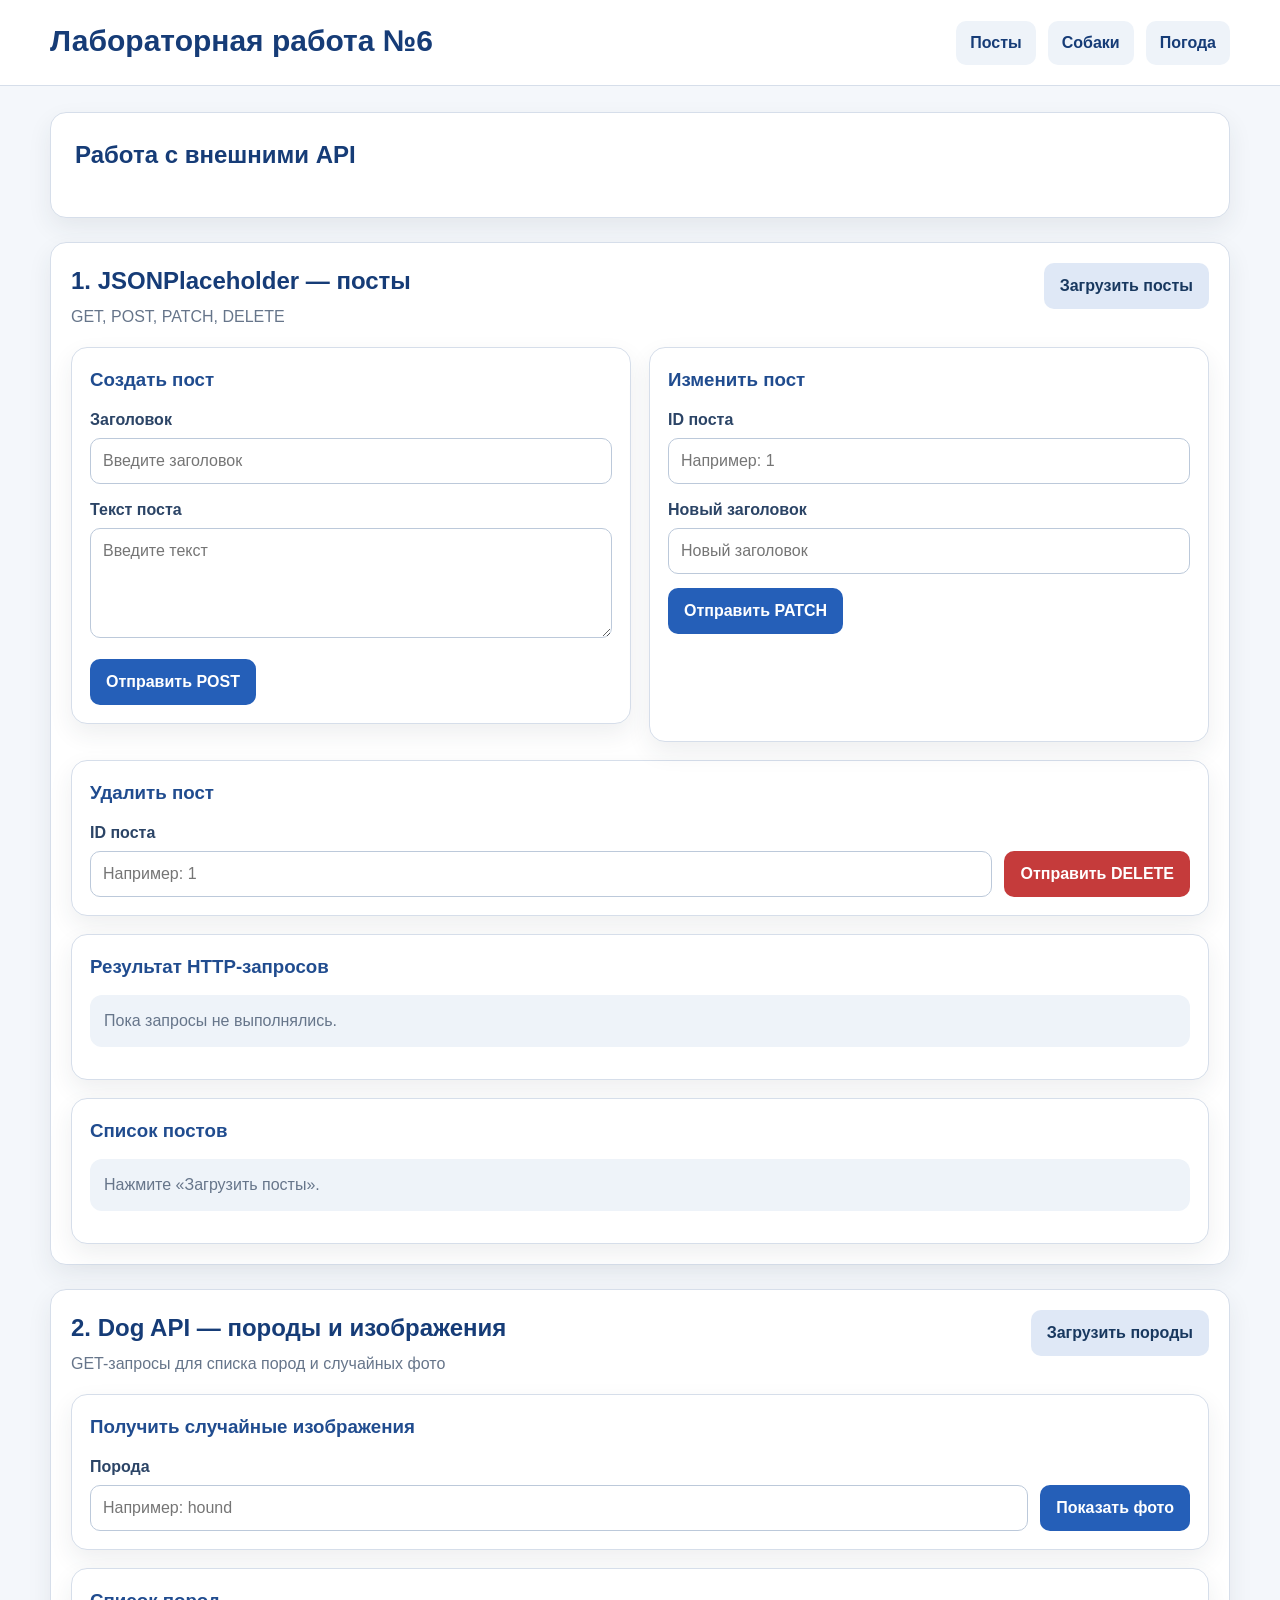
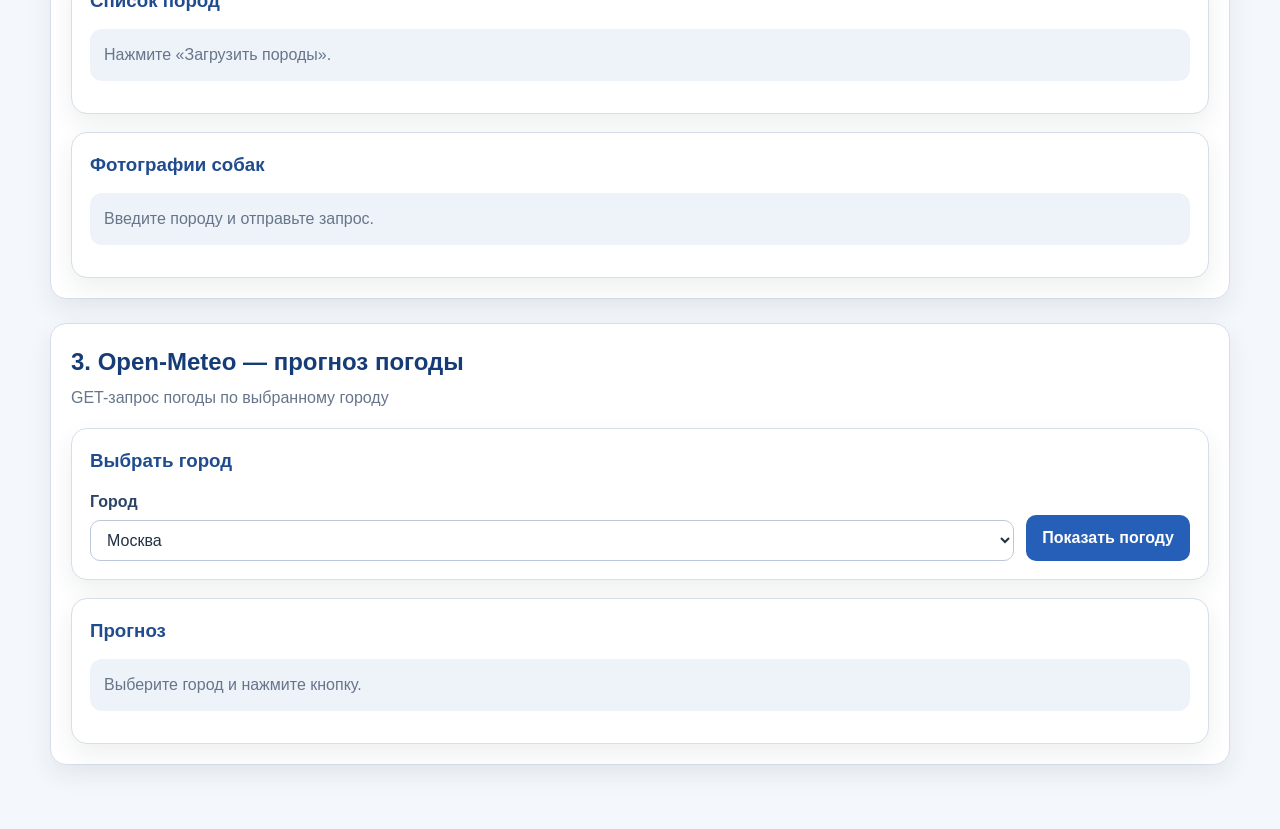
<file: lab6/index.html>
<!DOCTYPE html>
<html lang="ru">
<head>
    <meta charset="UTF-8">
    <meta name="viewport" content="width=device-width, initial-scale=1.0">
    <title>ЛР №6 — Работа с API</title>
    <link rel="stylesheet" href="style.css">
    <script src="script.js" defer></script>
</head>
<body>
    <header class="site-header">
        <div class="container header-inner">
            <div class="brand">
                <h1>Лабораторная работа №6</h1>
            </div>

            <nav class="main-nav" aria-label="Основная навигация">
                <a href="#posts">Посты</a>
                <a href="#dogs">Собаки</a>
                <a href="#weather">Погода</a>
            </nav>
        </div>
    </header>

    <main class="container main-content">
        <section class="hero">
            <h2>Работа с внешними API</h2>
        </section>

        <section id="posts" class="panel">
            <div class="section-head">
                <div>
                    <h2>1. JSONPlaceholder — посты</h2>
                    <p>GET, POST, PATCH, DELETE</p>
                </div>
                <button id="load-posts-btn" class="button">Загрузить посты</button>
            </div>

            <div class="two-column">
                <article class="card">
                    <h3>Создать пост</h3>
                    <form id="post-form">
                        <div class="form-group">
                            <label for="post-title">Заголовок</label>
                            <input id="post-title" name="title" type="text" placeholder="Введите заголовок">
                        </div>

                        <div class="form-group">
                            <label for="post-body">Текст поста</label>
                            <textarea id="post-body" name="body" placeholder="Введите текст"></textarea>
                        </div>

                        <button type="submit" class="button button-primary">Отправить POST</button>
                    </form>
                </article>

                <article class="card">
                    <h3>Изменить пост</h3>
                    <form id="patch-form">
                        <div class="form-group">
                            <label for="patch-id">ID поста</label>
                            <input id="patch-id" name="id" type="number" min="1" placeholder="Например: 1">
                        </div>

                        <div class="form-group">
                            <label for="patch-title">Новый заголовок</label>
                            <input id="patch-title" name="title" type="text" placeholder="Новый заголовок">
                        </div>

                        <button type="submit" class="button button-primary">Отправить PATCH</button>
                    </form>
                </article>
            </div>

            <article class="card delete-card">
                <h3>Удалить пост</h3>
                <form id="delete-form" class="inline-form">
                    <div class="form-group">
                        <label for="delete-id">ID поста</label>
                        <input id="delete-id" name="id" type="number" min="1" placeholder="Например: 1">
                    </div>
                    <button type="submit" class="button button-danger">Отправить DELETE</button>
                </form>
            </article>

            <article class="card">
                <h3>Результат HTTP-запросов</h3>
                <div id="crud-result" class="result-box">Пока запросы не выполнялись.</div>
            </article>

            <article class="card">
                <h3>Список постов</h3>
                <div id="posts-state" class="state-box">Нажмите «Загрузить посты».</div>
                <div id="posts-list" class="grid-list"></div>
            </article>
        </section>

        <section id="dogs" class="panel">
            <div class="section-head">
                <div>
                    <h2>2. Dog API — породы и изображения</h2>
                    <p>GET-запросы для списка пород и случайных фото</p>
                </div>
                <button id="load-breeds-btn" class="button">Загрузить породы</button>
            </div>

            <article class="card">
                <h3>Получить случайные изображения</h3>
                <form id="dog-form" class="inline-form">
                    <div class="form-group">
                        <label for="dog-breed">Порода</label>
                        <input id="dog-breed" name="breed" type="text" placeholder="Например: hound">
                    </div>
                    <button type="submit" class="button button-primary">Показать фото</button>
                </form>
            </article>

            <article class="card">
                <h3>Список пород</h3>
                <div id="breeds-state" class="state-box">Нажмите «Загрузить породы».</div>
                <div id="breeds-list" class="tag-list"></div>
            </article>

            <article class="card">
                <h3>Фотографии собак</h3>
                <div id="dogs-state" class="state-box">Введите породу и отправьте запрос.</div>
                <div id="dog-images" class="image-grid"></div>
            </article>
        </section>

        <section id="weather" class="panel">
            <div class="section-head">
                <div>
                    <h2>3. Open-Meteo — прогноз погоды</h2>
                    <p>GET-запрос погоды по выбранному городу</p>
                </div>
            </div>

            <article class="card">
                <h3>Выбрать город</h3>
                <form id="weather-form" class="inline-form">
                    <div class="form-group">
                        <label for="weather-city">Город</label>
                        <select id="weather-city" name="city">
                            <option value="moscow">Москва</option>
                            <option value="saint-petersburg">Санкт-Петербург</option>
                            <option value="kazan">Казань</option>
                        </select>
                    </div>
                    <button type="submit" class="button button-primary">Показать погоду</button>
                </form>
            </article>

            <article class="card">
                <h3>Прогноз</h3>
                <div id="weather-state" class="state-box">Выберите город и нажмите кнопку.</div>
                <div id="weather-result" class="weather-box"></div>
            </article>
        </section>
    </main>
</body>
</html>
</file>
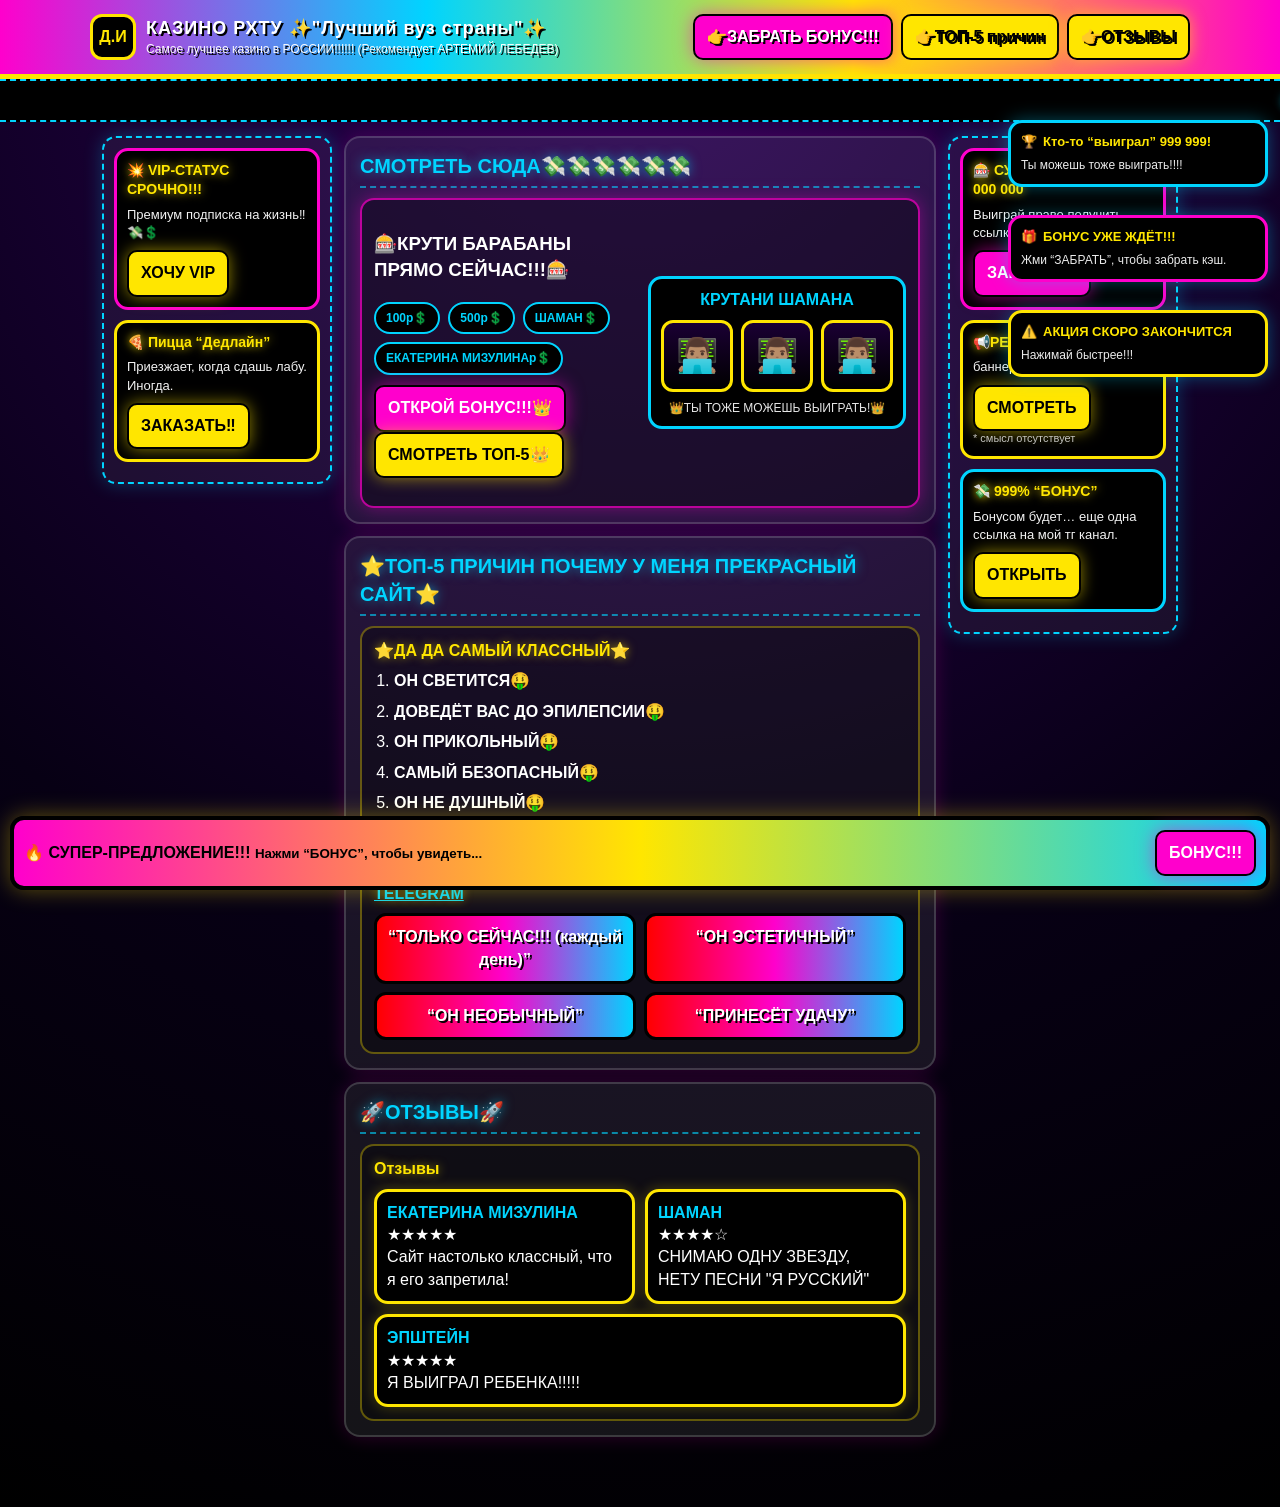
<file: 2 лаба.html>
<!DOCTYPE html>
<html lang="ru">
<head>
  <meta charset="UTF-8" />
  <meta name="viewport" content="width=device-width, initial-scale=1.0"/>
  <title> КАЗИНО РХТУ</title>

  <style>
 
    * { box-sizing: border-box; }
    body {
      margin: 0;
      font-family: Arial, sans-serif;
      background: radial-gradient(circle at top, #2b0055 0%, #070014 60%, #000 100%);
      color: #fff;
      line-height: 1.4;
      overflow-x: hidden;
    }

    @keyframes blink {
      0%, 49% { opacity: 1; }
      50%, 100% { opacity: .25; }
    }
    @keyframes glow {
      0% { filter: drop-shadow(0 0 0px rgba(255,255,255,0)); }
      50% { filter: drop-shadow(0 0 12px rgba(255,230,0,.85)); }
      100% { filter: drop-shadow(0 0 0px rgba(255,255,255,0)); }
    }
    @keyframes shake {
      0% { transform: translateX(0); }
      25% { transform: translateX(-2px); }
      50% { transform: translateX(2px); }
      75% { transform: translateX(-1px); }
      100% { transform: translateX(0); }
    }
    @keyframes slideUp {
      from { transform: translateY(120%); }
      to { transform: translateY(0); }
    }
    @keyframes slideInRight {
      from { transform: translateX(110%); }
      to { transform: translateX(0); }
    }

    @keyframes iconBlink {
      0%, 45%   { opacity: 1; transform: scale(1); }
      50%, 100% { opacity: 0; transform: scale(0.9); }
    }
    .toast .icon {
      display: inline-block;
      margin-right: 6px;
      animation: iconBlink 0.9s infinite;
    }
    .toast.t1 .icon { animation-duration: 0.7s; }
    .toast.t2 .icon { animation-duration: 0.9s; }
    .toast.t3 .icon { animation-duration: 1.1s; }

    header {
      background: linear-gradient(90deg, #ff00cc, #00d4ff, #ffe600, #ff00cc);
      border-bottom: 5px solid #ffe600;
      padding: 14px 12px;
      text-shadow: 2px 2px 0 #000;
      position: sticky;
      top: 0;
      z-index: 50;
      animation: glow 1.2s infinite;
    }

    .topbar {
      max-width: 1100px;
      margin: 0 auto;
      display: flex;                
      align-items: center;
      justify-content: space-between;
      gap: 10px;
      flex-wrap: wrap;
    }

    .brand {
      display: flex;               
      align-items: center;
      gap: 10px;
    }

    .logo {
      width: 46px;
      height: 46px;
      border-radius: 12px;
      background: #000;
      border: 3px solid #ffe600;
      display: grid;                
      place-items: center;
      font-weight: 900;
      color: #ffe600;
      animation: blink .6s infinite, shake .9s infinite;
    }

    .brand h1 {
      margin: 0;
      font-size: 18px;
      letter-spacing: 1px;
    }

    .brand small {
      display: block;
      font-size: 12px;
      opacity: 0.95;
    }

    .actions {
      display: flex;                
      gap: 8px;
      flex-wrap: wrap;
    }

    .btn {
      display: inline-block;
      padding: 10px 12px;
      border-radius: 10px;
      border: 2px solid #000;
      background: #ffe600;
      color: #000;
      font-weight: 900;
      text-decoration: none;
      cursor: pointer;
      box-shadow: 0 0 16px rgba(255,230,0,.55);
      animation: glow 1.1s infinite;
    }
    .btn:hover { background: #00d4ff; }
    .btn-danger {
      background: #ff00cc;
      color: #fff;
      border-color: #000;
      box-shadow: 0 0 18px rgba(255,0,204,.55);
      animation: blink .5s infinite, shake .8s infinite;
    }

    .ticker {
      background: #000;
      border-top: 2px dashed #00d4ff;
      border-bottom: 2px dashed #00d4ff;
      padding: 8px 0;
      overflow: hidden;
    }
    .ticker span {
      display: inline-block;
      padding-left: 100%;
      white-space: nowrap;
      font-weight: 900;
      color: #00d4ff;
      text-shadow: 0 0 10px rgba(0,212,255,.7);
      animation: tickerMove 10s linear infinite;
    }
    @keyframes tickerMove {
      0% { transform: translateX(0); }
      100% { transform: translateX(-120%); }
    }

    main {
      max-width: 1100px;
      margin: 14px auto 70px;
      padding: 0 12px;
      display: grid;               
      grid-template-columns: 230px 1fr 230px;
      gap: 12px;
      align-items: start;
    }

    aside {
      position: sticky;
      top: 96px;
      background: rgba(255,255,255,0.06);
      border: 2px dashed #00d4ff;
      border-radius: 14px;
      padding: 10px;
      box-shadow: 0 0 18px rgba(0,212,255,.25);
    }

    .ad {
      background: #000;
      border-radius: 14px;
      border: 3px solid #ff00cc;
      padding: 10px;
      margin-bottom: 10px;
      animation: blink 1s infinite;
    }
    .ad:nth-child(2) { border-color: #ffe600; animation-duration: .7s; }
    .ad:nth-child(3) { border-color: #00d4ff; animation-duration: .5s; }

    .ad h3 {
      margin: 0 0 6px;
      font-size: 14px;
      color: #ffe600;
      text-shadow: 0 0 10px rgba(255,230,0,.8);
    }
    .ad p {
      margin: 0 0 8px;
      font-size: 13px;
      opacity: .95;
    }
    .ad .mini {
      font-size: 11px;
      opacity: .75;
    }

    .content {
      display: flex;                
      flex-direction: column;
      gap: 12px;
    }

    article {
      background: rgba(255,255,255,0.08);
      border: 2px solid rgba(255,255,255,0.16);
      border-radius: 16px;
      padding: 14px;
      box-shadow: 0 0 20px rgba(255,0,204,.18);
    }

    article > h2 {
      margin: 0 0 10px;
      font-size: 20px;
      color: #00d4ff;
      text-shadow: 0 0 12px rgba(0,212,255,.55);
      border-bottom: 2px dashed rgba(0,212,255,.6);
      padding-bottom: 6px;
      animation: blink 1.2s infinite;
    }

    section {
      border: 2px solid rgba(255,230,0,.35);
      border-radius: 14px;
      padding: 12px;
      margin-bottom: 10px;
      background: rgba(0,0,0,0.35);
    }
    section:last-child { margin-bottom: 0; }

    section > h3 {
      margin: 0 0 8px;
      font-size: 16px;
      color: #ffe600;
      text-shadow: 0 0 10px rgba(255,230,0,.55);
      animation: glow 1.1s infinite;
    }

    .hero {
      display: grid;                
      grid-template-columns: 1.2fr 0.8fr;
      gap: 10px;
      align-items: center;
      border-color: rgba(255,0,204,.7);
      box-shadow: 0 0 18px rgba(255,0,204,.35);
    }

    .badges {
      display: flex;                
      gap: 8px;
      flex-wrap: wrap;
      margin-top: 8px;
    }
    .badge {
      padding: 6px 10px;
      border-radius: 999px;
      background: #000;
      border: 2px solid #00d4ff;
      color: #00d4ff;
      font-weight: 900;
      font-size: 12px;
      animation: blink .9s infinite;
    }

    .slot {
      background: #000;
      border: 3px solid #00d4ff;
      border-radius: 14px;
      padding: 10px;
      text-align: center;
    }
    .slotRow {
      display: flex;             
      justify-content: center;
      gap: 8px;
      margin-top: 8px;
    }
    .reel {
      width: 72px;
      height: 72px;
      border-radius: 12px;
      border: 3px solid #ffe600;
      display: grid;                
      place-items: center;
      font-size: 34px;
      background: linear-gradient(180deg, #1a0033, #000);
      animation: shake .5s infinite;
    }

    .sloganGrid {
      display: grid;                
      grid-template-columns: 1fr 1fr;
      gap: 8px;
    }
    .slogan {
      background: linear-gradient(90deg, #ff0000, #ff00cc, #00d4ff);
      border: 3px solid #000;
      border-radius: 12px;
      padding: 10px;
      font-weight: 900;
      text-align: center;
      text-shadow: 2px 2px 0 #000;
      animation: blink .6s infinite;
    }

    ol { margin: 0; padding-left: 20px; }
    li { margin: 8px 0; }

    .reviews {
      display: flex;                
      gap: 10px;
      flex-wrap: wrap;
    }
    .review {
      flex: 1 1 220px;              
      background: #000;
      border: 3px solid #ffe600;
      border-radius: 14px;
      padding: 10px;
      box-shadow: 0 0 14px rgba(255,230,0,.25);
      animation: blink .8s infinite;
    }
    .review b { color: #00d4ff; }

    .popupOverlay {
      position: fixed;
      inset: 0;
      background: rgba(0,0,0,0.7);
      display: none;
      z-index: 100;
    }
    .popupOverlay:target { display: block; }

    .popup {
      max-width: 520px;
      margin: 10vh auto;
      background: #000;
      border: 5px solid #ff00cc;
      border-radius: 16px;
      padding: 14px;
      box-shadow: 0 0 30px rgba(255,0,204,.5);
      animation: shake .8s infinite;
    }
    .popup h2 {
      margin: 0 0 8px;
      color: #ffe600;
      text-shadow: 0 0 12px rgba(255,230,0,.7);
      animation: blink .5s infinite;
    }
    .popup p { margin: 0 0 10px; }
    .popup .row {
      display: flex;                
      gap: 10px;
      flex-wrap: wrap;
    }
    .closeLink {
      display: inline-block;
      padding: 10px 12px;
      border-radius: 10px;
      border: 2px solid #000;
      background: #00d4ff;
      color: #000;
      font-weight: 900;
      text-decoration: none;
    }

    .bottomBar {
      position: fixed;
      left: 10px;
      right: 10px;
      bottom: 10px;
      z-index: 60;
      background: linear-gradient(90deg, #ff00cc, #ffe600, #00d4ff);
      border: 4px solid #000;
      border-radius: 14px;
      padding: 10px;
      display: flex;              
      align-items: center;
      justify-content: space-between;
      gap: 10px;
      animation: slideUp .4s ease-out, blink .7s infinite;
      box-shadow: 0 0 22px rgba(255,230,0,.35);
    }
    .bottomBar b { color: #000; }
    .bottomBar small { color: #000; font-weight: 900; }

    .toast {
      position: fixed;
      right: 12px;
      top: 120px;
      z-index: 70;
      width: 260px;
      background: #000;
      border: 3px solid #00d4ff;
      border-radius: 14px;
      padding: 10px;
      box-shadow: 0 0 18px rgba(0,212,255,.35);
      animation: slideInRight .35s ease-out;
    }
    .toast h4 {
      margin: 0 0 6px;
      font-size: 13px;
      color: #ffe600;
      animation: blink .7s infinite;
    }
    .toast p { margin: 0; font-size: 12px; opacity: .92; }

    .t1 { animation-delay: 0s; }
    .t2 { top: 215px; border-color: #ff00cc; }
    .t3 { top: 310px; border-color: #ffe600; }

    @media (max-width: 980px) {
      main { grid-template-columns: 1fr; } 
      aside { position: static; }
      .toast { display: none; }
    }
    @media (max-width: 600px) {
      .hero { grid-template-columns: 1fr; }
      .sloganGrid { grid-template-columns: 1fr; }
      .actions { width: 100%; }
      .btn { width: 100%; text-align: center; }
      .bottomBar { flex-direction: column; align-items: stretch; }
    }
    @media (max-width: 360px) { 
      body { font-size: 15px; }
      .reel { width: 64px; height: 64px; font-size: 30px; }
      .brand h1 { font-size: 16px; }
      header { padding: 12px 10px; }
    }
  </style>
</head>

<body>

<header>
  <div class="topbar">
    <div class="brand">
      <div class="logo">Д.И</div>
      <div>
        <h1> КАЗИНО РХТУ ✨"Лучший вуз страны"✨</h1>
        <small>Самое лучшее казино в РОССИИ!!!!!! (Рекомендует АРТЕМИЙ ЛЕБЕДЕВ)</small>
      </div>
    </div>

    <div class="actions">
      <a class="btn btn-danger" href="#BONUS">👉ЗАБРАТЬ БОНУС!!!</a>
      <a class="btn" href="#top5">👉ТОП-5 причин</a>
      <a class="btn" href="#reviews">👉ОТЗЫВЫ</a>
    </div>
  </div>
</header>

<div class="ticker">
  <span>🔥 ВНИМАНИЕ!!! СУПЕР-БОНУС!!! ДЖЕКПОТ!!! VIP!!! “ТОЛЬКО СЕЙЧАС”!!! 🔥</span>
</div>

<div class="toast t1">
  <h4><span class="icon">🏆</span>Кто-то “выиграл” 999 999!</h4>
  <p>Ты можешь тоже выиграть!!!!</p>
</div>
<div class="toast t2">
  <h4><span class="icon">🎁</span>БОНУС УЖЕ ЖДЁТ!!!</h4>
  <p>Жми “ЗАБРАТЬ”, чтобы забрать кэш.</p>
</div>
<div class="toast t3">
  <h4><span class="icon">⚠️</span>АКЦИЯ СКОРО ЗАКОНЧИТСЯ</h4>
  <p>Нажимай быстрее!!!</p>
</div>

<main>

  <aside>
    <div class="ad">
      <h3>💥 VIP-СТАТУС СРОЧНО!!!</h3>
      <p>Премиум подписка на жизнь‼️💸💲</p>
      <a class="btn" href="#BONUS">ХОЧУ VIP</a>
      <div class="mini"></div>
    </div>

    <div class="ad">
      <h3>🍕 Пицца “Дедлайн”</h3>
      <p>Приезжает, когда сдашь лабу. Иногда.</p>
      <a class="btn" href="#top5">ЗАКАЗАТЬ‼️</a>
    </div>
    </div>
  </aside>

  <div class="content">

    <article>
      <h2>СМОТРЕТЬ СЮДА💸💸💸💸💸💸 </h2>

      <section class="hero">
        <div>
          <h3>🎰КРУТИ БАРАБАНЫ ПРЯМО СЕЙЧАС!!!🎰 </h3>
          <div class="badges">
            <span class="badge">100р💲</span>
            <span class="badge">500р💲 </span>
            <span class="badge">ШАМАН💲 </span>
            <span class="badge">ЕКАТЕРИНА МИЗУЛИНАр💲</span>
          </div>
          <p style="margin-top:10px;">
            <a class="btn btn-danger" href="#BONUS">ОТКРОЙ БОНУС!!!👑</a>
            <a class="btn" href="#top5">СМОТРЕТЬ ТОП-5👑</a>
          </p>
        </div>

        <div class="slot" aria-label=>
          <div style="font-weight:900;color:#00d4ff;">КРУТАНИ ШАМАНА</div>
          <div class="slotRow">
            <div class="reel">👨🏽‍💻</div>
            <div class="reel">👨🏽‍💻</div>
            <div class="reel">👨🏽‍💻</div>
          </div>
          <div style="margin-top:8px;font-size:12px;opacity:.9;">
            👑ТЫ ТОЖЕ МОЖЕШЬ ВЫИГРАТЬ!👑
          </div>
        </div>
      </section>
    </article>

    <article id="top5">
      <h2>⭐ТОП-5 ПРИЧИН ПОЧЕМУ У МЕНЯ ПРЕКРАСНЫЙ САЙТ⭐</h2>

      <section>
        <h3>⭐ДА ДА САМЫЙ КЛАССНЫЙ⭐</h3>
        <ol>
          <li><b>ОН СВЕТИТСЯ🤑</b></li>
          <li><b>ДОВЕДЁТ ВАС ДО ЭПИЛЕПСИИ🤑</b></li>
          <li><b>ОН ПРИКОЛЬНЫЙ🤑</b></li>
          <li><b>САМЫЙ БЕЗОПАСНЫЙ🤑</b></li>
          <li><b>ОН НЕ ДУШНЫЙ🤑</b></li>
        </ol>
      </section>

      <section>
        <h3>
          ПОДПИСКА НА МОЙ ТГ КАНАЛ (ПРИЧИНЫ):
          <a href="https://t.me/+Nc2NtYgG2ERiZDFi" target="_blank" style="color:#00d4ff;">
            ПЕРЕЙТИ В TELEGRAM
          </a>
        </h3>
        <div class="sloganGrid">
          <div class="slogan">“ТОЛЬКО СЕЙЧАС!!! (каждый день)”</div>
          <div class="slogan">“ОН ЭСТЕТИЧНЫЙ”</div>
          <div class="slogan">“ОН НЕОБЫЧНЫЙ”</div>
          <div class="slogan">“ПРИНЕСЁТ УДАЧУ”</div>
        </div>
      </section>
    </article>

    <article id="reviews">
      <h2>🚀ОТЗЫВЫ🚀</h2>

      <section>
        <h3>Отзывы</h3>
        <div class="reviews">
          <div class="review">
            <b>ЕКАТЕРИНА МИЗУЛИНА</b><br>
            ★★★★★<br>
            Сайт настолько классный, что я его запретила!
          </div>
          <div class="review">
            <b>ШАМАН</b><br>
            ★★★★☆<br>
            СНИМАЮ ОДНУ ЗВЕЗДУ, НЕТУ ПЕСНИ "Я РУССКИЙ"
          </div>
          <div class="review">
            <b>ЭПШТЕЙН</b><br>
            ★★★★★<br>
            Я ВЫИГРАЛ РЕБЕНКА!!!!!
          </div>
        </div>
      </section>
    </article>

  </div>

  <aside>
    <div class="ad">
      <h3>🎰 СУПЕР-ДЖЕКПОТ 1 000 000</h3>
      <p>Выиграй право получить ссылку на мой тг канал.</p>
      <a class="btn btn-danger" href="#BONUS">ЗАБРАТЬ!!!</a>
    </div>

    <div class="ad">
      <h3>📢РЕКЛАМА</h3>
      <p>баннер баннера</p>
      <a class="btn" href="#top5">СМОТРЕТЬ</a>
      <div class="mini">* смысл отсутствует</div>
    </div>

    <div class="ad">
      <h3>💸 999% “БОНУС”</h3>
      <p>Бонусом будет… еще одна ссылка на мой тг канал.</p>
      <a class="btn" href="#BONUS">ОТКРЫТЬ</a>
    </div>
  </aside>
</main>

<div class="bottomBar">
  <div>
    <b>🔥 СУПЕР-ПРЕДЛОЖЕНИЕ!!!</b>
    <small>Нажми “БОНУС”, чтобы увидеть...</small>
  </div>
  <a class="btn btn-danger" href="#BONUS">БОНУС!!!</a>
</div>

<div id="BONUS" class="popupOverlay">
  <div class="popup">
    <h2>🎁 ВЫ “ВЫИГРАЛИ” БОНУС!!!</h2>
    <p>
      ОП! Поздравляем! ВЫ выиграли ещё одну подписку на мой тг канал
      <br><br>
      <a href="https://t.me/+Nc2NtYgG2ERiZDFi" target="_blank" class="btn">
        ПЕРЕЙТИ В TELEGRAM
      </a>
    </p>
    <div class="row">
      <a class="btn btn-danger" href="#top5">ПРОДОЛЖИТЬ</a>
      <a class="closeLink" href="#">ЗАКРЫТЬ</a>
    </div>
  </div>
</div>

</body>
</html>
</file>
<file: lab6/style.css>
* {
    box-sizing: border-box;
}

:root {
    --bg: #f4f7fb;
    --surface: #ffffff;
    --surface-2: #eef3f9;
    --border: #d6deea;
    --text: #223043;
    --muted: #66758a;
    --accent: #255fb8;
    --accent-dark: #19488f;
    --danger: #c53b3b;
    --success: #2f855a;
    --shadow: 0 10px 24px rgba(34, 48, 67, 0.08);
}

html {
    scroll-behavior: smooth;
}

body {
    margin: 0;
    font-family: Arial, Helvetica, sans-serif;
    background: var(--bg);
    color: var(--text);
    line-height: 1.5;
}

.container {
    width: min(1180px, calc(100% - 32px));
    margin: 0 auto;
}

.site-header {
    background: #fff;
    border-bottom: 1px solid var(--border);
    position: sticky;
    top: 0;
    z-index: 10;
}

.header-inner {
    display: flex;
    justify-content: space-between;
    align-items: center;
    gap: 24px;
    padding: 18px 0;
}

.brand h1 {
    margin: 0 0 4px;
    font-size: 30px;
    color: #163c77;
}

.brand p {
    margin: 0;
    color: var(--muted);
}

.main-nav {
    display: flex;
    gap: 12px;
    flex-wrap: wrap;
}

.main-nav a {
    text-decoration: none;
    color: #163c77;
    font-weight: 700;
    padding: 10px 14px;
    border-radius: 10px;
    background: var(--surface-2);
}

.main-nav a:hover {
    background: #dfe8f6;
}

.main-content {
    padding: 26px 0 40px;
}

.hero,
.panel,
.card {
    background: var(--surface);
    border: 1px solid var(--border);
    border-radius: 16px;
    box-shadow: var(--shadow);
}

.hero {
    padding: 24px;
    margin-bottom: 24px;
}

.hero h2 {
    margin-top: 0;
    color: #163c77;
}

.panel {
    padding: 20px;
    margin-bottom: 24px;
}

.section-head {
    display: flex;
    justify-content: space-between;
    align-items: start;
    gap: 16px;
    margin-bottom: 18px;
}

.section-head h2 {
    margin: 0 0 6px;
    color: #163c77;
}

.section-head p {
    margin: 0;
    color: var(--muted);
}

.two-column {
    display: grid;
    grid-template-columns: repeat(2, minmax(0, 1fr));
    gap: 18px;
    margin-bottom: 18px;
}

.card {
    padding: 18px;
    margin-bottom: 18px;
}

.card:last-child {
    margin-bottom: 0;
}

.card h3 {
    margin-top: 0;
    margin-bottom: 14px;
    color: #204c8f;
}

.form-group {
    margin-bottom: 14px;
}

.form-group label {
    display: block;
    margin-bottom: 6px;
    font-weight: 700;
    color: #2b4466;
}

.form-group input,
.form-group textarea,
.form-group select {
    width: 100%;
    padding: 10px 12px;
    font: inherit;
    color: var(--text);
    background: #fff;
    border: 1px solid #bcc9da;
    border-radius: 10px;
}

.form-group textarea {
    min-height: 110px;
    resize: vertical;
}

.inline-form {
    display: flex;
    gap: 12px;
    align-items: end;
    flex-wrap: wrap;
}

.inline-form .form-group {
    flex: 1 1 220px;
    margin-bottom: 0;
}

.button {
    border: none;
    border-radius: 10px;
    padding: 11px 16px;
    background: #dfe8f6;
    color: #18385f;
    font: inherit;
    font-weight: 700;
    cursor: pointer;
}

.button:hover {
    background: #cedcf2;
}

.button-primary {
    background: var(--accent);
    color: #fff;
}

.button-primary:hover {
    background: var(--accent-dark);
}

.button-danger {
    background: var(--danger);
    color: #fff;
}

.button-danger:hover {
    background: #ac2f2f;
}

.state-box,
.result-box {
    padding: 14px;
    border-radius: 12px;
    background: var(--surface-2);
    color: var(--muted);
    margin-bottom: 14px;
}

.grid-list {
    display: grid;
    grid-template-columns: repeat(auto-fit, minmax(260px, 1fr));
    gap: 14px;
}

.post-card {
    border: 1px solid var(--border);
    border-radius: 14px;
    padding: 14px;
    background: #fbfdff;
}

.post-card h4 {
    margin: 0 0 8px;
    color: #18385f;
}

.post-card p {
    margin: 0;
    color: #44566e;
}

.tag-list {
    display: flex;
    flex-wrap: wrap;
    gap: 8px;
}

.tag {
    display: inline-block;
    padding: 8px 10px;
    border-radius: 999px;
    background: #eef3f9;
    border: 1px solid var(--border);
    color: #29476f;
    font-size: 14px;
}

.image-grid {
    display: grid;
    grid-template-columns: repeat(auto-fit, minmax(180px, 1fr));
    gap: 14px;
}

.image-grid img {
    width: 100%;
    height: 180px;
    object-fit: cover;
    border-radius: 14px;
    border: 1px solid var(--border);
    background: #edf2f7;
}

.weather-box {
    display: grid;
    grid-template-columns: repeat(auto-fit, minmax(180px, 1fr));
    gap: 12px;
}

.weather-item {
    padding: 14px;
    border: 1px solid var(--border);
    border-radius: 14px;
    background: #fbfdff;
}

.weather-item span {
    display: block;
    color: var(--muted);
    font-size: 14px;
    margin-bottom: 4px;
}

.weather-item strong {
    font-size: 18px;
    color: #18385f;
}

@media (max-width: 860px) {
    .header-inner,
    .section-head {
        flex-direction: column;
        align-items: stretch;
    }

    .two-column {
        grid-template-columns: 1fr;
    }
}
</file>
